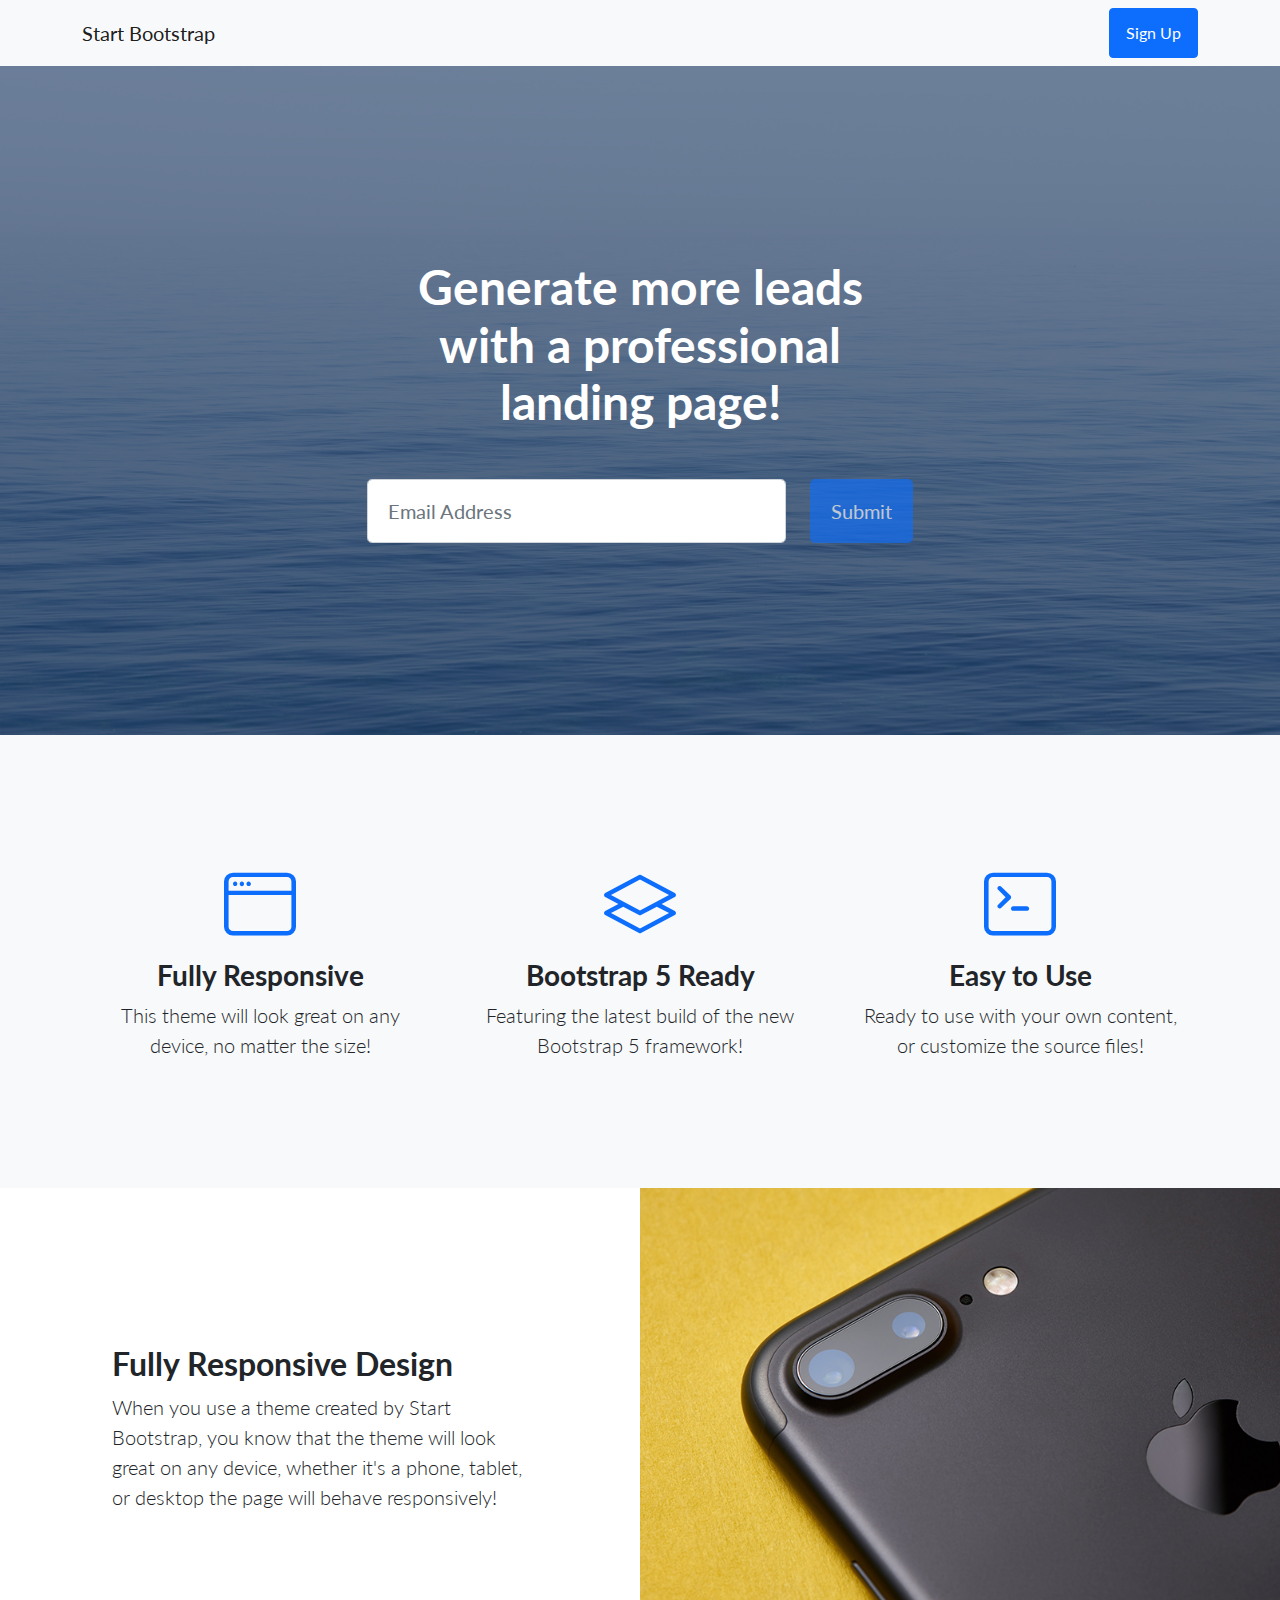
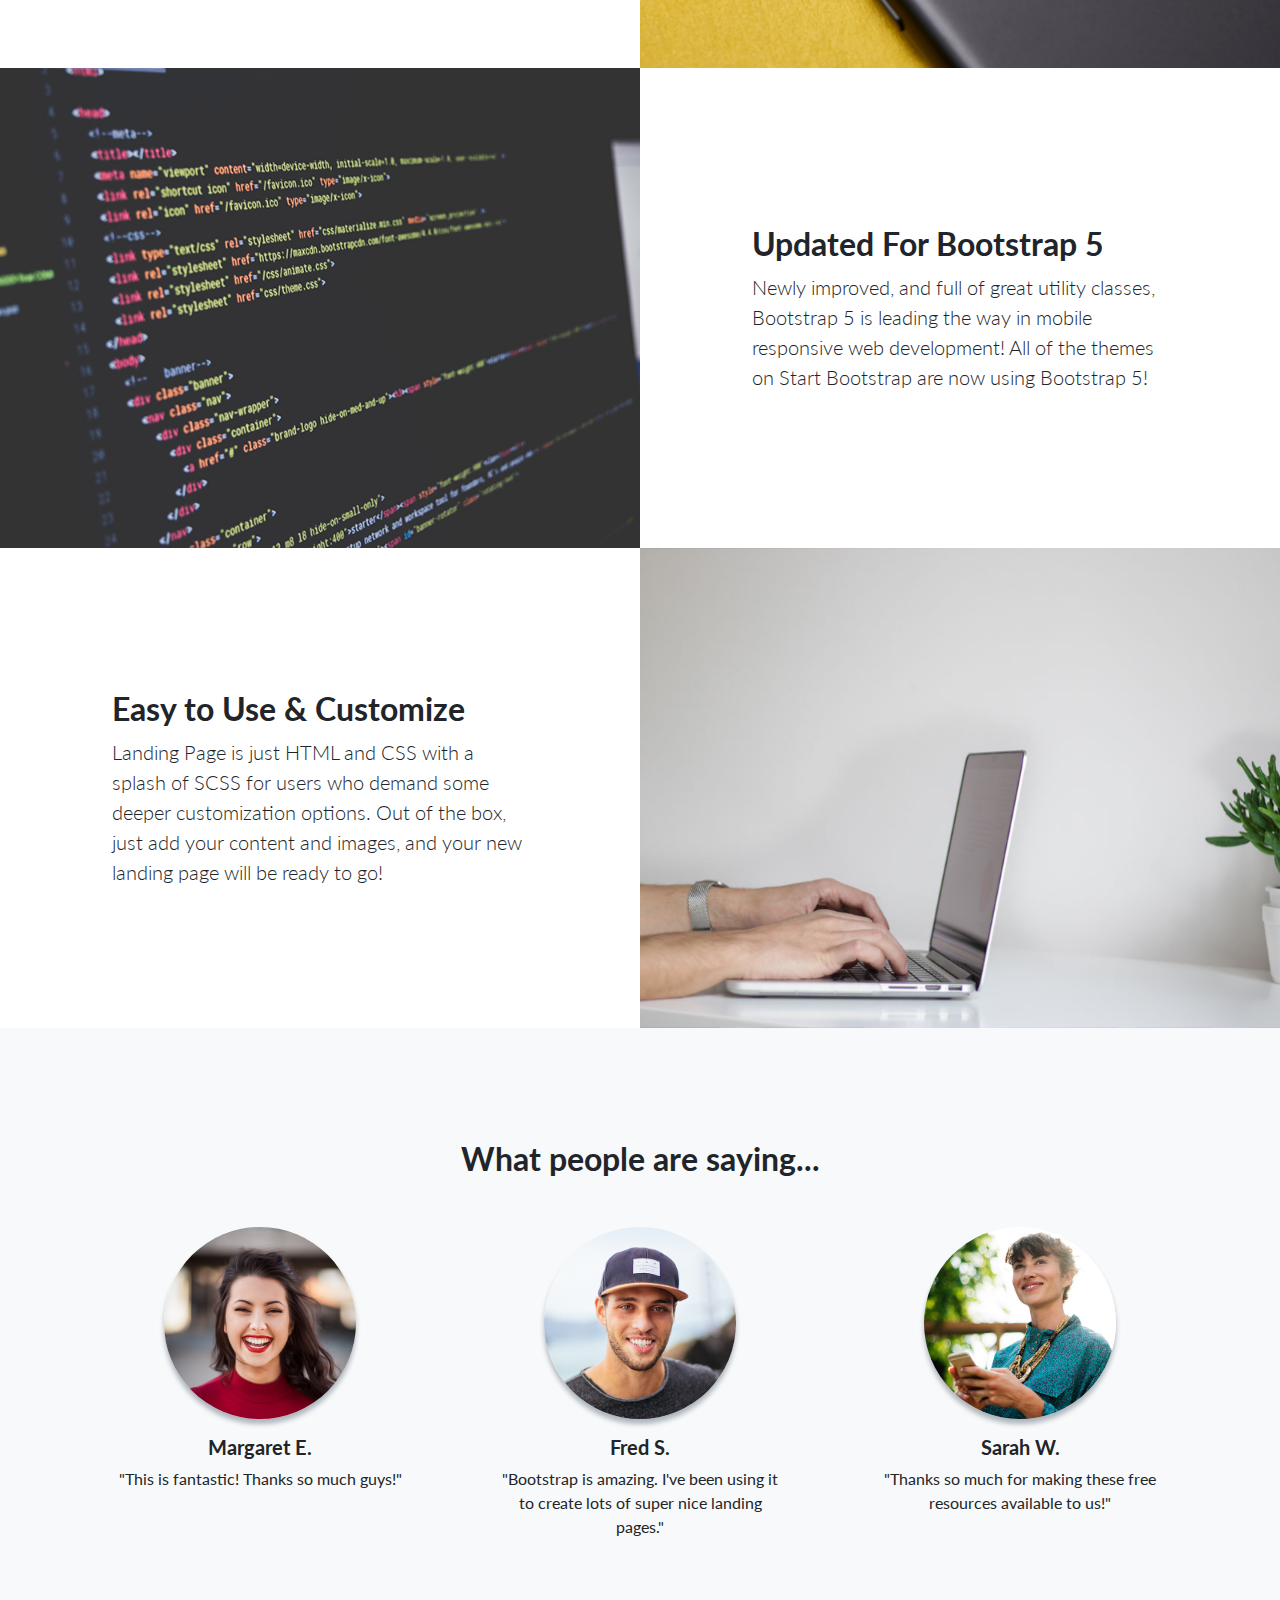
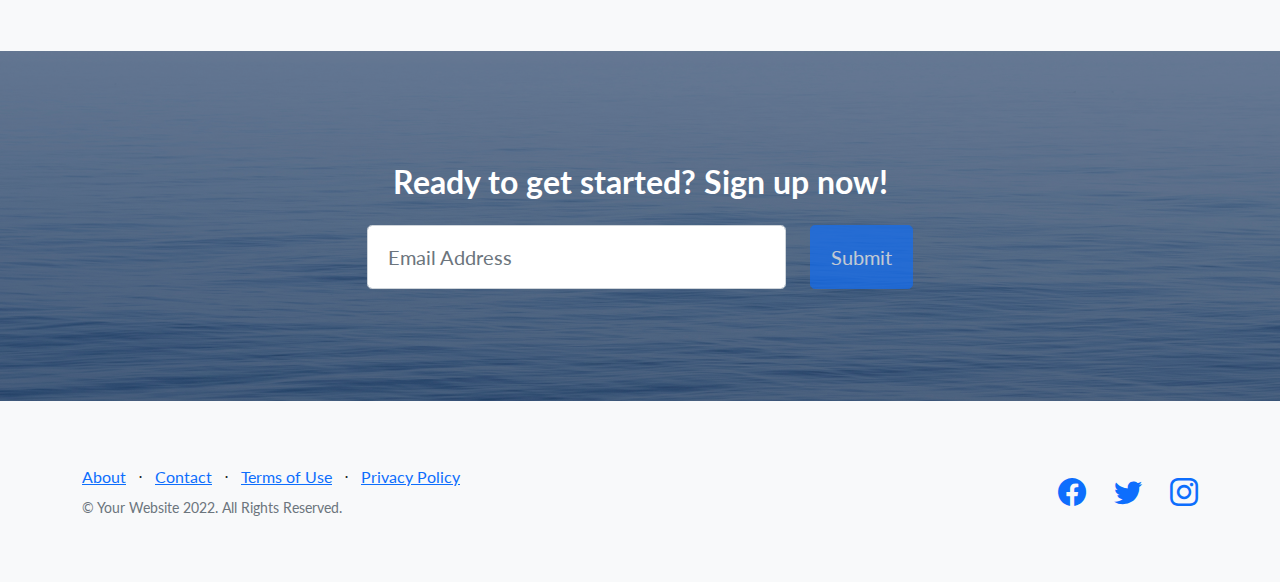
<file: index~.html>
<!DOCTYPE html>
<html lang="en">
    <head>
        <meta charset="utf-8" />
        <meta name="viewport" content="width=device-width, initial-scale=1, shrink-to-fit=no" />
        <meta name="description" content="" />
        <meta name="author" content="" />
        <title>Landing Page - Start Bootstrap Theme</title>
        <!-- Favicon-->
        <link rel="icon" type="image/x-icon" href="assets/favicon.ico" />
        <!-- Bootstrap icons-->
        <link href="https://cdn.jsdelivr.net/npm/bootstrap-icons@1.5.0/font/bootstrap-icons.css" rel="stylesheet" type="text/css" />
        <!-- Google fonts-->
        <link href="https://fonts.googleapis.com/css?family=Lato:300,400,700,300italic,400italic,700italic" rel="stylesheet" type="text/css" />
        <!-- Core theme CSS (includes Bootstrap)-->
        <link href="css/styles.css" rel="stylesheet" />
    </head>
    <body>
        <!-- Navigation-->
        <nav class="navbar navbar-light bg-light static-top">
            <div class="container">
                <a class="navbar-brand" href="#!">Start Bootstrap</a>
                <a class="btn btn-primary" href="#signup">Sign Up</a>
            </div>
        </nav>
        <!-- Masthead-->
        <header class="masthead">
            <div class="container position-relative">
                <div class="row justify-content-center">
                    <div class="col-xl-6">
                        <div class="text-center text-white">
                            <!-- Page heading-->
                            <h1 class="mb-5">Generate more leads with a professional landing page!</h1>
                            <!-- Signup form-->
                            <!-- * * * * * * * * * * * * * * *-->
                            <!-- * * SB Forms Contact Form * *-->
                            <!-- * * * * * * * * * * * * * * *-->
                            <!-- This form is pre-integrated with SB Forms.-->
                            <!-- To make this form functional, sign up at-->
                            <!-- https://startbootstrap.com/solution/contact-forms-->
                            <!-- to get an API token!-->
                            <form class="form-subscribe" id="contactForm" data-sb-form-api-token="API_TOKEN">
                                <!-- Email address input-->
                                <div class="row">
                                    <div class="col">
                                        <input class="form-control form-control-lg" id="emailAddress" type="email" placeholder="Email Address" data-sb-validations="required,email" />
                                        <div class="invalid-feedback text-white" data-sb-feedback="emailAddress:required">Email Address is required.</div>
                                        <div class="invalid-feedback text-white" data-sb-feedback="emailAddress:email">Email Address Email is not valid.</div>
                                    </div>
                                    <div class="col-auto"><button class="btn btn-primary btn-lg disabled" id="submitButton" type="submit">Submit</button></div>
                                </div>
                                <!-- Submit success message-->
                                <!---->
                                <!-- This is what your users will see when the form-->
                                <!-- has successfully submitted-->
                                <div class="d-none" id="submitSuccessMessage">
                                    <div class="text-center mb-3">
                                        <div class="fw-bolder">Form submission successful!</div>
                                        <p>To activate this form, sign up at</p>
                                        <a class="text-white" href="https://startbootstrap.com/solution/contact-forms">https://startbootstrap.com/solution/contact-forms</a>
                                    </div>
                                </div>
                                <!-- Submit error message-->
                                <!---->
                                <!-- This is what your users will see when there is-->
                                <!-- an error submitting the form-->
                                <div class="d-none" id="submitErrorMessage"><div class="text-center text-danger mb-3">Error sending message!</div></div>
                            </form>
                        </div>
                    </div>
                </div>
            </div>
        </header>
        <!-- Icons Grid-->
        <section class="features-icons bg-light text-center">
            <div class="container">
                <div class="row">
                    <div class="col-lg-4">
                        <div class="features-icons-item mx-auto mb-5 mb-lg-0 mb-lg-3">
                            <div class="features-icons-icon d-flex"><i class="bi-window m-auto text-primary"></i></div>
                            <h3>Fully Responsive</h3>
                            <p class="lead mb-0">This theme will look great on any device, no matter the size!</p>
                        </div>
                    </div>
                    <div class="col-lg-4">
                        <div class="features-icons-item mx-auto mb-5 mb-lg-0 mb-lg-3">
                            <div class="features-icons-icon d-flex"><i class="bi-layers m-auto text-primary"></i></div>
                            <h3>Bootstrap 5 Ready</h3>
                            <p class="lead mb-0">Featuring the latest build of the new Bootstrap 5 framework!</p>
                        </div>
                    </div>
                    <div class="col-lg-4">
                        <div class="features-icons-item mx-auto mb-0 mb-lg-3">
                            <div class="features-icons-icon d-flex"><i class="bi-terminal m-auto text-primary"></i></div>
                            <h3>Easy to Use</h3>
                            <p class="lead mb-0">Ready to use with your own content, or customize the source files!</p>
                        </div>
                    </div>
                </div>
            </div>
        </section>
        <!-- Image Showcases-->
        <section class="showcase">
            <div class="container-fluid p-0">
                <div class="row g-0">
                    <div class="col-lg-6 order-lg-2 text-white showcase-img" style="background-image: url('assets/img/bg-showcase-1.jpg')"></div>
                    <div class="col-lg-6 order-lg-1 my-auto showcase-text">
                        <h2>Fully Responsive Design</h2>
                        <p class="lead mb-0">When you use a theme created by Start Bootstrap, you know that the theme will look great on any device, whether it's a phone, tablet, or desktop the page will behave responsively!</p>
                    </div>
                </div>
                <div class="row g-0">
                    <div class="col-lg-6 text-white showcase-img" style="background-image: url('assets/img/bg-showcase-2.jpg')"></div>
                    <div class="col-lg-6 my-auto showcase-text">
                        <h2>Updated For Bootstrap 5</h2>
                        <p class="lead mb-0">Newly improved, and full of great utility classes, Bootstrap 5 is leading the way in mobile responsive web development! All of the themes on Start Bootstrap are now using Bootstrap 5!</p>
                    </div>
                </div>
                <div class="row g-0">
                    <div class="col-lg-6 order-lg-2 text-white showcase-img" style="background-image: url('assets/img/bg-showcase-3.jpg')"></div>
                    <div class="col-lg-6 order-lg-1 my-auto showcase-text">
                        <h2>Easy to Use & Customize</h2>
                        <p class="lead mb-0">Landing Page is just HTML and CSS with a splash of SCSS for users who demand some deeper customization options. Out of the box, just add your content and images, and your new landing page will be ready to go!</p>
                    </div>
                </div>
            </div>
        </section>
        <!-- Testimonials-->
        <section class="testimonials text-center bg-light">
            <div class="container">
                <h2 class="mb-5">What people are saying...</h2>
                <div class="row">
                    <div class="col-lg-4">
                        <div class="testimonial-item mx-auto mb-5 mb-lg-0">
                            <img class="img-fluid rounded-circle mb-3" src="assets/img/testimonials-1.jpg" alt="..." />
                            <h5>Margaret E.</h5>
                            <p class="font-weight-light mb-0">"This is fantastic! Thanks so much guys!"</p>
                        </div>
                    </div>
                    <div class="col-lg-4">
                        <div class="testimonial-item mx-auto mb-5 mb-lg-0">
                            <img class="img-fluid rounded-circle mb-3" src="assets/img/testimonials-2.jpg" alt="..." />
                            <h5>Fred S.</h5>
                            <p class="font-weight-light mb-0">"Bootstrap is amazing. I've been using it to create lots of super nice landing pages."</p>
                        </div>
                    </div>
                    <div class="col-lg-4">
                        <div class="testimonial-item mx-auto mb-5 mb-lg-0">
                            <img class="img-fluid rounded-circle mb-3" src="assets/img/testimonials-3.jpg" alt="..." />
                            <h5>Sarah W.</h5>
                            <p class="font-weight-light mb-0">"Thanks so much for making these free resources available to us!"</p>
                        </div>
                    </div>
                </div>
            </div>
        </section>
        <!-- Call to Action-->
        <section class="call-to-action text-white text-center" id="signup">
            <div class="container position-relative">
                <div class="row justify-content-center">
                    <div class="col-xl-6">
                        <h2 class="mb-4">Ready to get started? Sign up now!</h2>
                        <!-- Signup form-->
                        <!-- * * * * * * * * * * * * * * *-->
                        <!-- * * SB Forms Contact Form * *-->
                        <!-- * * * * * * * * * * * * * * *-->
                        <!-- This form is pre-integrated with SB Forms.-->
                        <!-- To make this form functional, sign up at-->
                        <!-- https://startbootstrap.com/solution/contact-forms-->
                        <!-- to get an API token!-->
                        <form class="form-subscribe" id="contactFormFooter" data-sb-form-api-token="API_TOKEN">
                            <!-- Email address input-->
                            <div class="row">
                                <div class="col">
                                    <input class="form-control form-control-lg" id="emailAddressBelow" type="email" placeholder="Email Address" data-sb-validations="required,email" />
                                    <div class="invalid-feedback text-white" data-sb-feedback="emailAddressBelow:required">Email Address is required.</div>
                                    <div class="invalid-feedback text-white" data-sb-feedback="emailAddressBelow:email">Email Address Email is not valid.</div>
                                </div>
                                <div class="col-auto"><button class="btn btn-primary btn-lg disabled" id="submitButton" type="submit">Submit</button></div>
                            </div>
                            <!-- Submit success message-->
                            <!---->
                            <!-- This is what your users will see when the form-->
                            <!-- has successfully submitted-->
                            <div class="d-none" id="submitSuccessMessage">
                                <div class="text-center mb-3">
                                    <div class="fw-bolder">Form submission successful!</div>
                                    <p>To activate this form, sign up at</p>
                                    <a class="text-white" href="https://startbootstrap.com/solution/contact-forms">https://startbootstrap.com/solution/contact-forms</a>
                                </div>
                            </div>
                            <!-- Submit error message-->
                            <!---->
                            <!-- This is what your users will see when there is-->
                            <!-- an error submitting the form-->
                            <div class="d-none" id="submitErrorMessage"><div class="text-center text-danger mb-3">Error sending message!</div></div>
                        </form>
                    </div>
                </div>
            </div>
        </section>
        <!-- Footer-->
        <footer class="footer bg-light">
            <div class="container">
                <div class="row">
                    <div class="col-lg-6 h-100 text-center text-lg-start my-auto">
                        <ul class="list-inline mb-2">
                            <li class="list-inline-item"><a href="#!">About</a></li>
                            <li class="list-inline-item">⋅</li>
                            <li class="list-inline-item"><a href="#!">Contact</a></li>
                            <li class="list-inline-item">⋅</li>
                            <li class="list-inline-item"><a href="#!">Terms of Use</a></li>
                            <li class="list-inline-item">⋅</li>
                            <li class="list-inline-item"><a href="#!">Privacy Policy</a></li>
                        </ul>
                        <p class="text-muted small mb-4 mb-lg-0">&copy; Your Website 2022. All Rights Reserved.</p>
                    </div>
                    <div class="col-lg-6 h-100 text-center text-lg-end my-auto">
                        <ul class="list-inline mb-0">
                            <li class="list-inline-item me-4">
                                <a href="#!"><i class="bi-facebook fs-3"></i></a>
                            </li>
                            <li class="list-inline-item me-4">
                                <a href="#!"><i class="bi-twitter fs-3"></i></a>
                            </li>
                            <li class="list-inline-item">
                                <a href="#!"><i class="bi-instagram fs-3"></i></a>
                            </li>
                        </ul>
                    </div>
                </div>
            </div>
        </footer>
        <!-- Bootstrap core JS-->
        <script src="js/bootstrap.bundle.min.js"></script>
        <!-- Core theme JS-->
        <script src="js/scripts.js"></script>
        <!-- * * * * * * * * * * * * * * * * * * * * * * * * * * * * * * * * * * * * * * * *-->
        <!-- * *                               SB Forms JS                               * *-->
        <!-- * * Activate your form at https://startbootstrap.com/solution/contact-forms * *-->
        <!-- * * * * * * * * * * * * * * * * * * * * * * * * * * * * * * * * * * * * * * * *-->
        <script src="https://cdn.startbootstrap.com/sb-forms-latest.js"></script>
    </body>
</html>
</file>
